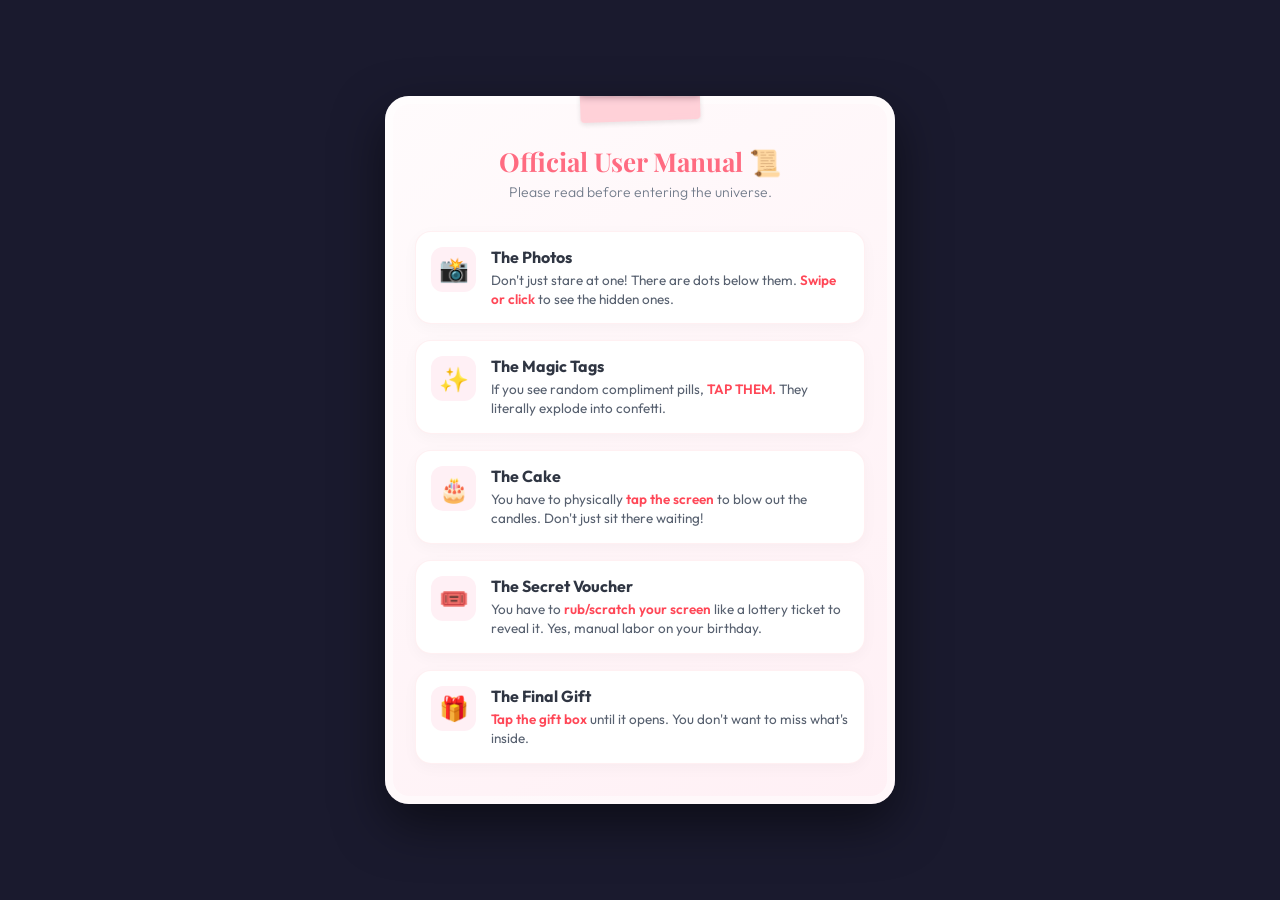
<file: user_manual.html>
<!DOCTYPE html>
<html lang="en">
<head>
  <meta charset="UTF-8">
  <meta name="viewport" content="width=device-width, initial-scale=1.0">
  <title>User Manual</title>
  <style>
    @import url('https://fonts.googleapis.com/css2?family=Outfit:wght@300;400;600&family=Playfair+Display:ital,wght@0,600;1,600&display=swap');

    body {
      margin: 0;
      padding: 0;
      display: flex;
      justify-content: center;
      align-items: center;
      min-height: 100vh;
      background: #1a1a2e;
      font-family: 'Outfit', sans-serif;
    }

    .card {
      background: linear-gradient(145deg, #FFFBFC, #FFF0F5);
      width: 100%;
      max-width: 450px;
      border-radius: 24px;
      padding: 40px 30px;
      box-shadow: 0 20px 50px rgba(0,0,0,0.5), inset 0 0 0 8px rgba(255,255,255,0.5);
      position: relative;
      overflow: hidden;
    }

    /* Cute washi tape at the top */
    .washi-tape {
      position: absolute;
      top: -15px;
      left: 50%;
      transform: translateX(-50%) rotate(-2deg);
      width: 120px;
      height: 40px;
      background: rgba(255, 182, 193, 0.6);
      border-radius: 4px;
      box-shadow: 0 2px 5px rgba(0,0,0,0.1);
      backdrop-filter: blur(4px);
    }

    h1 {
      font-family: 'Playfair Display', serif;
      color: #ff6b81;
      text-align: center;
      font-size: 26px;
      margin-top: 10px;
      margin-bottom: 5px;
      line-height: 1.2;
    }

    .subtitle {
      text-align: center;
      color: #747d8c;
      font-size: 14px;
      margin-bottom: 30px;
      font-weight: 300;
    }

    .list {
      display: flex;
      flex-direction: column;
      gap: 16px;
    }

    .item {
      display: flex;
      gap: 15px;
      align-items: flex-start;
      background: white;
      padding: 15px;
      border-radius: 16px;
      box-shadow: 0 4px 15px rgba(0,0,0,0.03);
      border: 1px solid rgba(255, 107, 129, 0.1);
    }

    .emoji-box {
      font-size: 24px;
      background: #FFF0F5;
      width: 45px;
      height: 45px;
      display: flex;
      justify-content: center;
      align-items: center;
      border-radius: 12px;
      flex-shrink: 0;
    }

    .text-box h3 {
      margin: 0 0 4px 0;
      font-size: 16px;
      color: #2f3542;
    }

    .text-box p {
      margin: 0;
      font-size: 13.5px;
      color: #57606f;
      line-height: 1.4;
    }

    .highlight {
      color: #ff4757;
      font-weight: 600;
    }

  </style>
</head>
<body>

  <div class="card" id="capture">
    <div class="washi-tape"></div>
    <h1>Official User Manual 📜</h1>
    <div class="subtitle">Please read before entering the universe.</div>
    
    <div class="list">
      
      <div class="item">
        <div class="emoji-box">📸</div>
        <div class="text-box">
          <h3>The Photos</h3>
          <p>Don't just stare at one! There are dots below them. <span class="highlight">Swipe or click</span> to see the hidden ones.</p>
        </div>
      </div>

      <div class="item">
        <div class="emoji-box">✨</div>
        <div class="text-box">
          <h3>The Magic Tags</h3>
          <p>If you see random compliment pills, <span class="highlight">TAP THEM.</span> They literally explode into confetti.</p>
        </div>
      </div>

      
      <div class="item">
        <div class="emoji-box">🎂</div>
        <div class="text-box">
          <h3>The Cake</h3>
          <p>You have to physically <span class="highlight">tap the screen</span> to blow out the candles. Don't just sit there waiting!</p>
        </div>
      </div>

      <div class="item">
        <div class="emoji-box">🎟️</div>
        <div class="text-box">
          <h3>The Secret Voucher</h3>
          <p>You have to <span class="highlight">rub/scratch your screen</span> like a lottery ticket to reveal it. Yes, manual labor on your birthday.</p>
        </div>
      </div>

      <div class="item">
        <div class="emoji-box">🎁</div>
        <div class="text-box">
          <h3>The Final Gift</h3>
          <p><span class="highlight">Tap the gift box</span> until it opens. You don't want to miss what's inside.</p>
        </div>
      </div>

    </div>
  </div>

</body>
</html>
</file>
